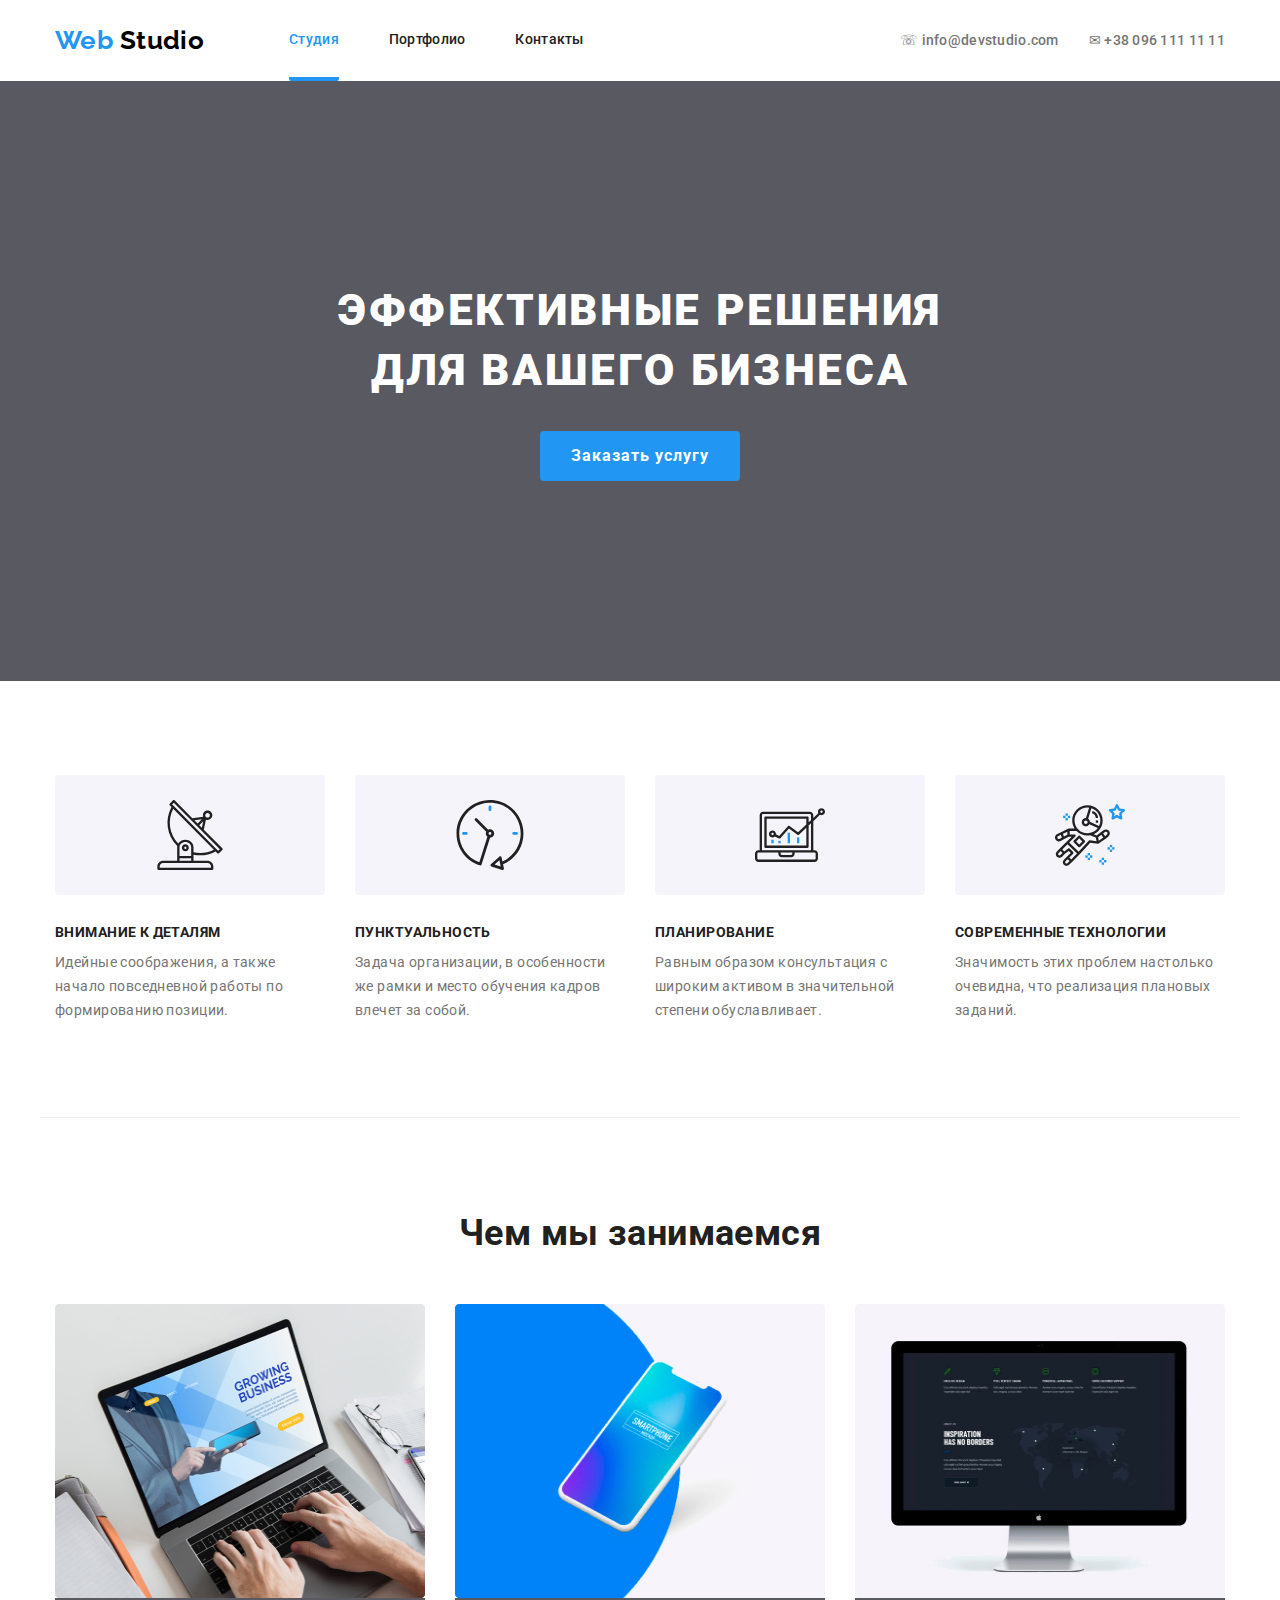
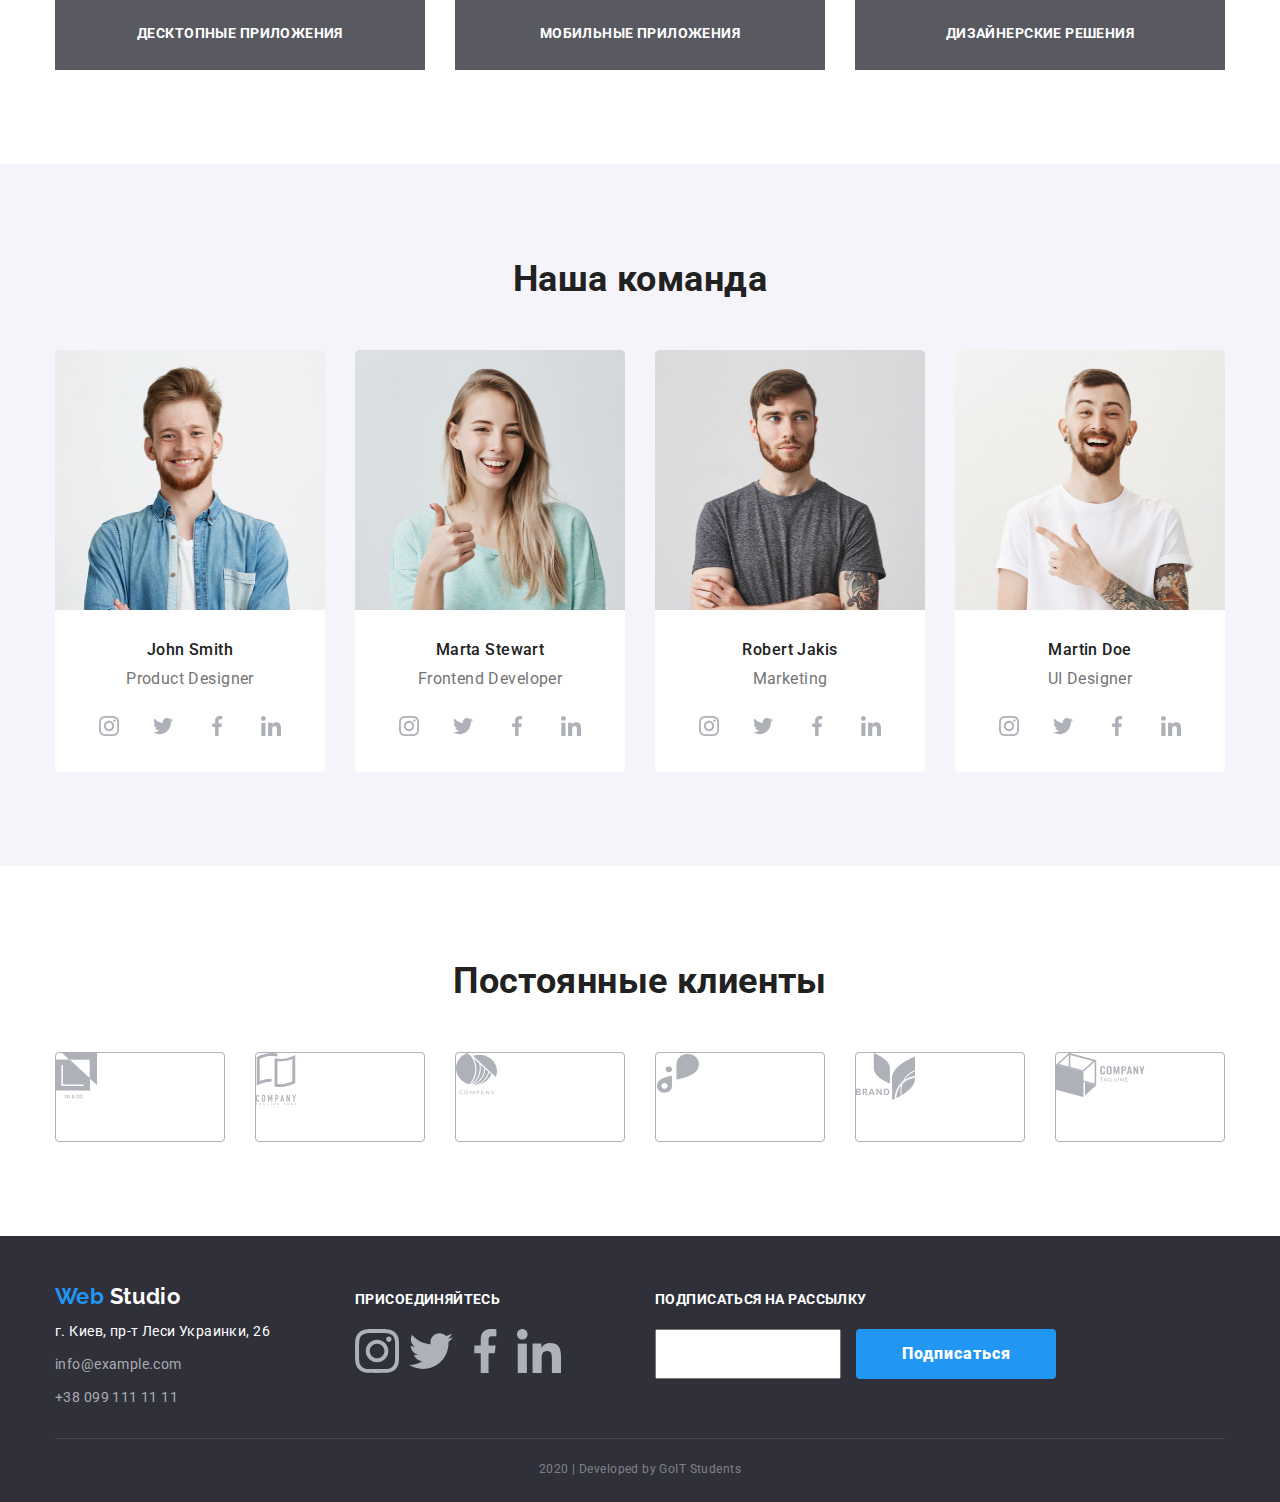
<file: index.html>
<!DOCTYPE html>
<html lang="ru">
  <head>
    <meta charset="UTF-8" />
    <meta name="viewport" content="width=device-width, initial-scale=1.0" />
    <title>Web Studio v.1</title>
    <link
      href="https://fonts.googleapis.com/css2?family=Raleway:wght@700&family=Roboto:wght@400;500;700;900&display=swap"
      rel="stylesheet"
    />
    <link
      rel="stylesheet"
      href="https://cdnjs.cloudflare.com/ajax/libs/modern-normalize/0.6.0/modern-normalize.min.css"
    />
    <link rel="stylesheet" href="./css/style.css" />
  </head>
  <body>
    <!-- Шапка с навигацией -->
    <header>
      <div class="container header-container">
        <nav class="header-nav">
          <a href="./index.html" class="link logo"><span>Web</span> Studio</a>
          <ul class="site-nav">
            <li><a href="./index.html" class="link current">Студия</a></li>
            <li><a href="./portfolio.html" class="link">Портфолио</a></li>
            <li><a href="" class="link">Контакты</a></li>
          </ul>
        </nav>
        <ul class="auth-nav">
          <li>
            <a href="mailto:info@devstudio.com" class="link"
              >&#9743; info@devstudio.com</a
            >
          </li>
          <li>
            <a href="tel:+380961111111" class="link"
              >&#9993; +38 096 111 11 11</a
            >
          </li>
        </ul>
      </div>
    </header>
    <main>
      <!-- Герой -->
      <section class="hero">
        <div class="hero-container">
          <h1 class="hero-title">
            эффективные решения для вашего бизнеса
          </h1>
          <a href="" class="button hero-button">Заказать услугу</a>
        </div>
      </section>
      <!-- Особенности -->
      <section class="features">
        <div class="container">
          <h2 class="section-title">Особенности нашей работы</h2>
          <ul class="features-list">
            <li class="features-item">
              <img src="./img/antenna.svg" alt="Антена" />
              <h3 class="features-subtitle">Внимание к деталям</h3>
              <p class="text">
                Идейные соображения, а также начало повседневной работы по
                формированию позиции.
              </p>
            </li>
            <li class="features-item">
              <img src="./img/clock.svg" alt="Часы" />
              <h3 class="features-subtitle">Пунктуальность</h3>
              <p class="text">
                Задача организации, в особенности же рамки и место обучения
                кадров влечет за собой.
              </p>
            </li>
            <li class="features-item">
              <img src="./img/diagram.svg" alt="Диаграмма" />
              <h3 class="features-subtitle">Планирование</h3>
              <p class="text">
                Равным образом консультация с широким активом в значительной
                степени обуславливает.
              </p>
            </li>
            <li class="features-item">
              <img src="./img/astronaut.svg" alt="Астронавт" />
              <h3 class="features-subtitle">Современные технологии</h3>
              <p class="text">
                Значимость этих проблем настолько очевидна, что реализация
                плановых заданий.
              </p>
            </li>
          </ul>
        </div>
      </section>
      <!-- Чем мы занимаемся -->
      <section class="doing">
        <div class="container">
          <h2 class="section-title">Чем мы занимаемся</h2>
          <ul class="doing-list">
            <li class="doing-item">
              <img
                src="./img/laptop.jpg"
                alt="Десктопные приложения"
                width="370"
                height="294"
              />
              <h3 class="doing-subtitle">Десктопные приложения</h3>
            </li>
            <li class="doing-item">
              <img
                src="./img/smartphone.jpg"
                alt="Мобильные приложения"
                width="370"
                height="294"
              />
              <h3 class="doing-subtitle">Мобильные приложения</h3>
            </li>
            <li class="doing-item">
              <img
                src="./img/monitor.jpg"
                alt="Дизайнерские решения"
                width="370"
                height="294"
              />
              <h3 class="doing-subtitle">Дизайнерские решения</h3>
            </li>
          </ul>
        </div>
      </section>
      <!-- Наша команда -->
      <section class="team">
        <div class="container">
          <h2 class="section-title">Наша команда</h2>
          <ul lang="en" class="team-list">
            <li class="team-item">
              <img
                src="./img/john_smith.jpg"
                alt="Foto Product Designer"
                width="270"
                height="260"
              />
              <h3 class="team-name">John Smith</h3>
              <p class="team-position">Product Designer</p>
              <ul class="social-network">
                <li class="team-network">
                  <a href="">
                    <img src="./img/instagram.svg" alt="instagram" />
                  </a>
                </li>
                <li class="team-network">
                  <a href="">
                    <img src="./img/twitter.svg" alt="twitter" />
                  </a>
                </li>
                <li class="team-network">
                  <a href="">
                    <img src="./img/facebook.svg" alt="facebook" />
                  </a>
                </li>
                <li class="team-network">
                  <a href="">
                    <img src="./img/linkedin.svg" alt="linkedin" />
                  </a>
                </li>
              </ul>
            </li>
            <li class="team-item">
              <img
                src="./img/marta_stewart.jpg"
                alt="Foto Frontend Developer"
                width="270"
                height="260"
              />
              <h3 class="team-name">Marta Stewart</h3>
              <p class="team-position">Frontend Developer</p>
              <ul class="social-network">
                <li class="team-network">
                  <a href="">
                    <img src="./img/instagram.svg" alt="instagram" />
                  </a>
                </li>
                <li class="team-network">
                  <a href="">
                    <img src="./img/twitter.svg" alt="twitter" />
                  </a>
                </li>
                <li class="team-network">
                  <a href="">
                    <img src="./img/facebook.svg" alt="facebook" />
                  </a>
                </li>
                <li class="team-network">
                  <a href="">
                    <img src="./img/linkedin.svg" alt="linkedin" />
                  </a>
                </li>
              </ul>
            </li>
            <li class="team-item">
              <img
                src="./img/robert_jakis.jpg"
                alt="Foto Marketing"
                width="270"
                height="260"
              />
              <h3 class="team-name">Robert Jakis</h3>
              <p class="team-position">Marketing</p>
              <ul class="social-network">
                <li class="team-network">
                  <a href="">
                    <img src="./img/instagram.svg" alt="instagram" />
                  </a>
                </li>
                <li class="team-network">
                  <a href="">
                    <img src="./img/twitter.svg" alt="twitter" />
                  </a>
                </li>
                <li class="team-network">
                  <a href="">
                    <img src="./img/facebook.svg" alt="facebook" />
                  </a>
                </li>
                <li class="team-network">
                  <a href="">
                    <img src="./img/linkedin.svg" alt="linkedin" />
                  </a>
                </li>
              </ul>
            </li>
            <li class="team-item">
              <img
                src="./img/martin_doe.jpg"
                alt="Foto UI Designer"
                width="270"
                height="260"
              />
              <h3 class="team-name">Martin Doe</h3>
              <p class="team-position">UI Designer</p>
              <ul class="social-network">
                <li class="team-network">
                  <a href="">
                    <img src="./img/instagram.svg" alt="instagram" />
                  </a>
                </li>
                <li class="team-network">
                  <a href="">
                    <img src="./img/twitter.svg" alt="twitter" />
                  </a>
                </li>
                <li class="team-network">
                  <a href="">
                    <img src="./img/facebook.svg" alt="facebook" />
                  </a>
                </li>
                <li class="team-network">
                  <a href="">
                    <img src="./img/linkedin.svg" alt="linkedin" />
                  </a>
                </li>
              </ul>
            </li>
          </ul>
        </div>
      </section>
      <!-- Постоянные клиенты -->
      <section class="customer">
        <div class="container">
          <h2 class="section-title">Постоянные клиенты</h2>
          <ul class="customer-list">
            <li class="customer-item">
              <img src="./img/logo1.svg" alt="logo1" />
            </li>
            <li class="customer-item">
              <img src="./img/logo2.svg" alt="logo2" />
            </li>
            <li class="customer-item">
              <img src="./img/logo3.svg" alt="logo3" />
            </li>
            <li class="customer-item">
              <img src="./img/logo4.svg" alt="logo4" />
            </li>
            <li class="customer-item">
              <img src="./img/logo5.svg" alt="logo5" />
            </li>
            <li class="customer-item">
              <img src="./img/logo6.svg" alt="logo6" />
            </li>
          </ul>
        </div>
      </section>
    </main>
    <!-- Подвал -->
    <footer>
      <div class="container">
        <div class="company-address">
          <div class="box-address">
            <a href="./index.html" class="link logo"><span>Web</span> Studio</a>
            <address class="footer-address">
              <p>г. Киев, пр-т Леси Украинки, 26</p>
              <ul class="contact-list">
                <li>
                  <a href="mailto:info@example.com" class="link mail-footer"
                    >info@example.com</a
                  >
                </li>
                <li>
                  <a href="tel:+380991111111" class="link tel-footer"
                    >+38 099 111 11 11</a
                  >
                </li>
              </ul>
            </address>
          </div>
          <div class="box-socials">
            <p class="footer-promo">присоединяйтесь</p>
            <ul class="footer-socials">
              <li class="socials-item">
                <a href="">
                  <img src="./img/instagram.svg" alt="instagram" width="44px" />
                </a>
              </li>
              <li class="socials-item">
                <a href="">
                  <img src="./img/twitter.svg" alt="twitter" width="44px" />
                </a>
              </li>
              <li class="socials-item">
                <a href="">
                  <img src="./img/facebook.svg" alt="facebook" width="44px" />
                </a>
              </li>
              <li class="socials-item">
                <a href="">
                  <img src="./img/linkedin.svg" alt="linkedin" width="44px" />
                </a>
              </li>
            </ul>
          </div>
          <form>
            <p class="footer-promo">подписаться на рассылку</p>
            <input type="text" class="form-input" />
            <button class="button button-footer">Подписаться</button>
          </form>
        </div>
        <p class="company-developer">2020 | Developed by GoIT Students</p>
      </div>
    </footer>
  </body>
</html>
</file>
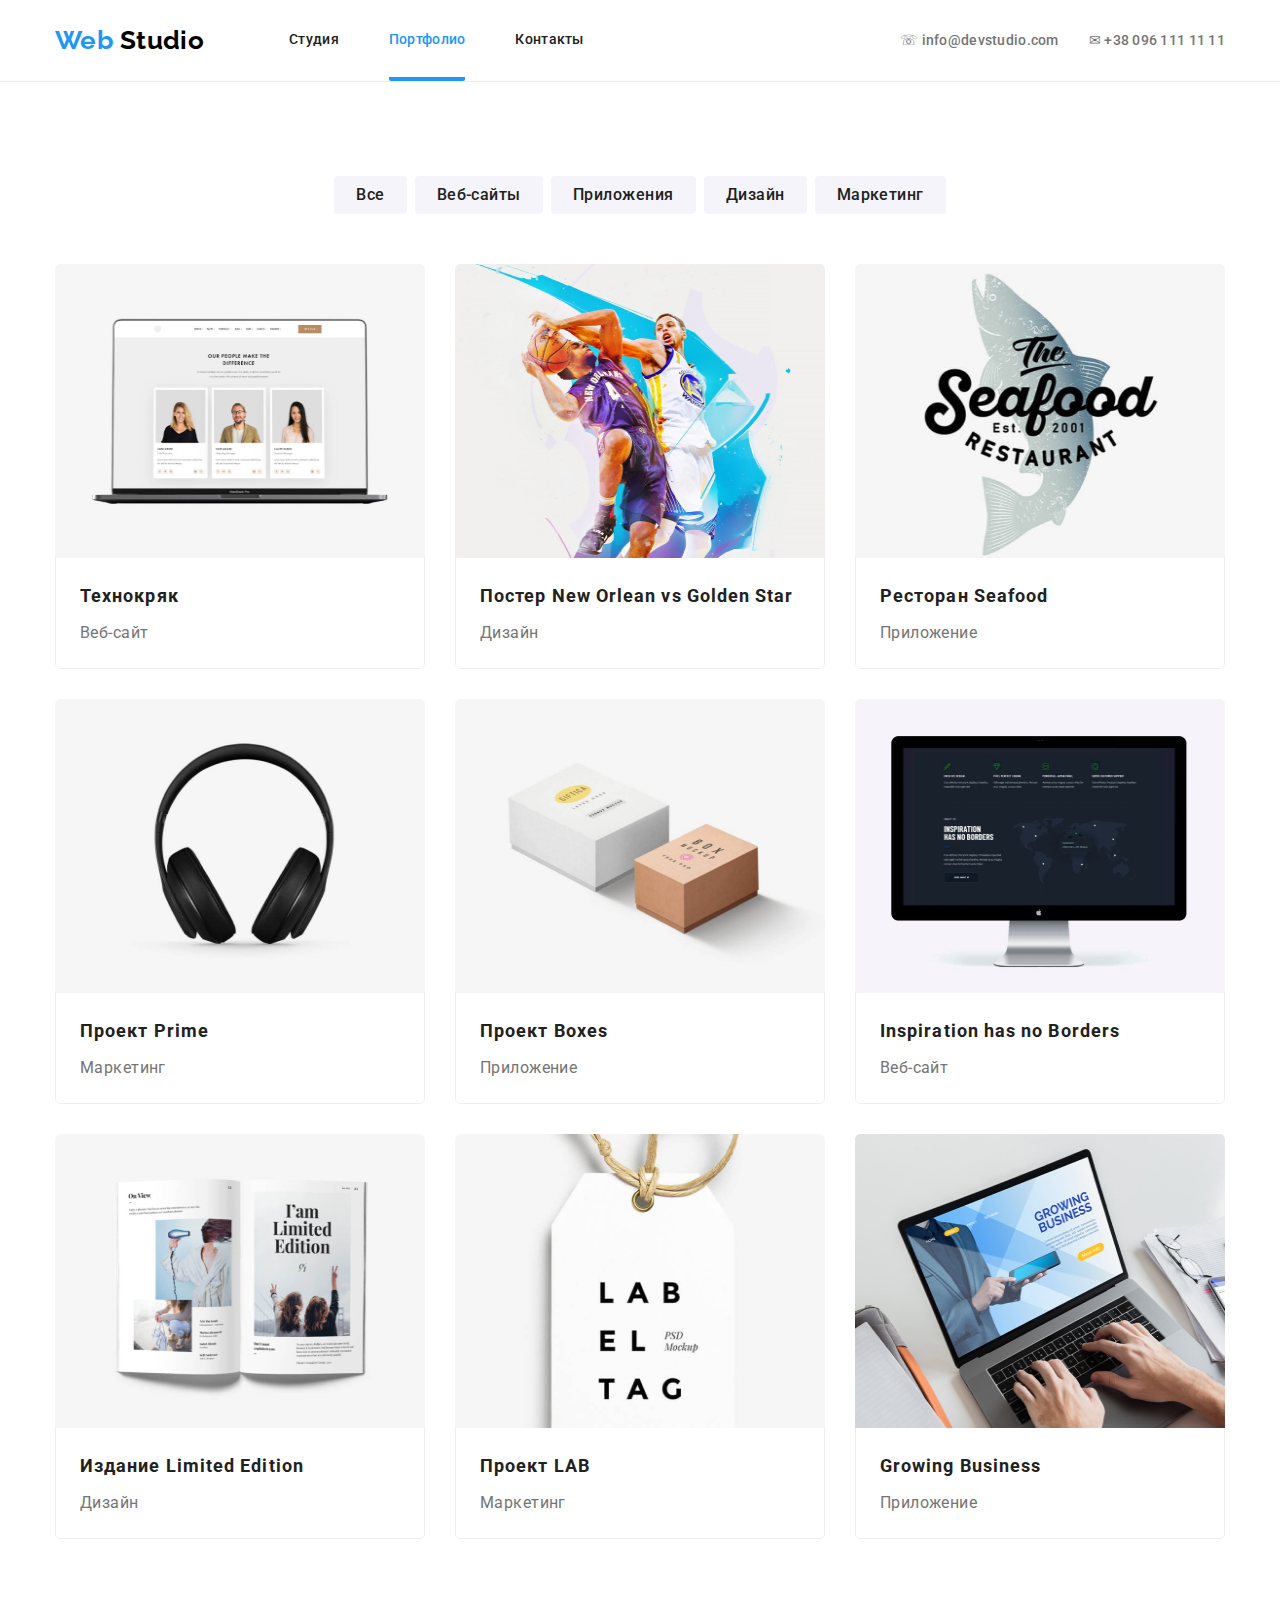
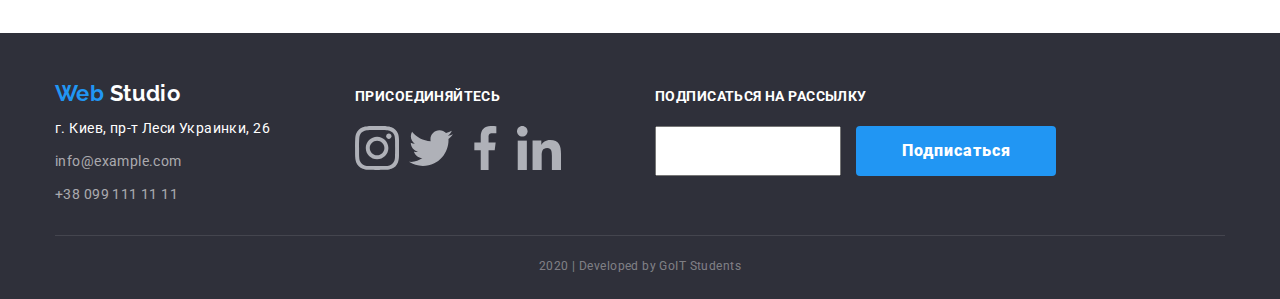
<file: portfolio.html>
<!DOCTYPE html>
<html lang="ru">
  <head>
    <meta charset="UTF-8" />
    <meta name="viewport" content="width=device-width, initial-scale=1.0" />
    <title>Наше портфолио</title>
    <link
      href="https://fonts.googleapis.com/css2?family=Raleway:wght@700&family=Roboto:wght@400;500;700;900&display=swap"
      rel="stylesheet"
    />
    <link
      rel="stylesheet"
      href="https://cdnjs.cloudflare.com/ajax/libs/modern-normalize/0.6.0/modern-normalize.min.css"
    />
    <link rel="stylesheet" href="./css/style.css" />
  </head>
  <body>
    <header class="portfolio-header">
      <div class="container header-container">
        <nav class="header-nav">
          <a href="./index.html" class="link logo"><span>Web</span> Studio</a>
          <ul class="site-nav">
            <li><a href="./index.html" class="link">Студия</a></li>
            <li>
              <a href="./portfolio.html" class="link current">Портфолио</a>
            </li>
            <li><a href="" class="link">Контакты</a></li>
          </ul>
        </nav>
        <ul class="auth-nav">
          <li>
            <a href="mailto:info@devstudio.com" class="link"
              >&#9743; info@devstudio.com</a
            >
          </li>
          <li>
            <a href="tel:+380961111111" class="link"
              >&#9993; +38 096 111 11 11</a
            >
          </li>
        </ul>
      </div>
    </header>
    <main>
      <section class="main-portfolio">
        <div class="container">
          <h1 class="section-title">Наши работы</h1>
          <div class="portfolio-filter">
            <ul class="filter">
              <li class="filter-li">
                <button type="button" class="filter-button">Все</button>
              </li>
              <li class="filter-li">
                <button type="button" class="filter-button">Веб-сайты</button>
              </li>
              <li class="filter-li">
                <button type="button" class="filter-button">Приложения</button>
              </li>
              <li class="filter-li">
                <button type="button" class="filter-button">Дизайн</button>
              </li>
              <li class="filter-li">
                <button type="button" class="filter-button">Маркетинг</button>
              </li>
            </ul>
          </div>

          <div class="portfolio-works">
            <ul class="works-list">
              <li class="works-item">
                <a href="">
                  <img
                    src="./img/img-portfolio_1.jpg"
                    alt=""
                    class="works-img"
                    width="370"
                    height="294"
                  />
                  <div class="card-content">
                    <h2 class="works-title">Технокряк</h2>
                    <p class="works-type">Веб-сайт</p>
                  </div>
                  <p class="works-desc">
                    Технокряк это современная площадка распространения
                    коронавируса. Компании используют эту платформу для
                    цифрового шпионажа и атак на защищённые сервера конкурентов.
                  </p>
                </a>
              </li>
              <li class="works-item">
                <a href="">
                  <img
                    src="./img/img-portfolio_2.jpg"
                    alt=""
                    class="works-img"
                    width="370"
                    height="294"
                  />
                  <div class="card-content">
                    <h2 class="works-title">
                      Постер New Orlean vs Golden Star
                    </h2>
                    <p class="works-type">Дизайн</p>
                  </div>
                  <p class="works-desc">
                    Классический текст-«рыба» (условный, зачастую бессмысленный
                    текст-заполнитель, вставляемый в макет страницы).
                  </p>
                </a>
              </li>
              <li class="works-item">
                <a href="">
                  <img
                    src="./img/img-portfolio_3.jpg"
                    alt=""
                    class="works-img"
                    width="370"
                    height="294"
                  />
                  <div class="card-content">
                    <h2 class="works-title">Ресторан Seafood</h2>
                    <p class="works-type">Приложение</p>
                  </div>
                  <p class="works-desc">
                    Lorem ipsum dolor sit amet, eu errem eloquentiam pro.
                    Fuisset platonem postulant eos id, ut mazim legere pri,
                    nostrud debitis no usu.
                  </p>
                </a>
              </li>
              <li class="works-item">
                <a href="">
                  <img
                    src="./img/img-portfolio_4.jpg"
                    alt=""
                    class="works-img"
                    width="370"
                    height="294"
                  />
                  <div class="card-content">
                    <h2 class="works-title">Проект Prime</h2>
                    <p class="works-type">Маркетинг</p>
                  </div>
                  <p class="works-desc">
                    Reprimique eloquentiam ex has, at rebum tempor nec. Qui
                    molestiae conclusionemque ut. Quo denique theophrastus ea,
                    an his justo deseruisse.
                  </p>
                </a>
              </li>
              <li class="works-item">
                <a href="">
                  <img
                    src="./img/img-portfolio_5.jpg"
                    alt=""
                    class="works-img"
                    width="370"
                    height="294"
                  />
                  <div class="card-content">
                    <h2 class="works-title">Проект Boxes</h2>
                    <p class="works-type">Приложение</p>
                  </div>
                  <p class="works-desc">
                    Классический текст-«рыба» (условный, зачастую бессмысленный
                    текст-заполнитель, вставляемый в макет страницы).
                  </p>
                </a>
              </li>
              <li class="works-item">
                <a href="">
                  <img
                    src="./img/img-portfolio_6.jpg"
                    alt=""
                    class="works-img"
                    width="370"
                    height="294"
                  />
                  <div class="card-content">
                    <h2 class="works-title">Inspiration has no Borders</h2>
                    <p class="works-type">Веб-сайт</p>
                  </div>
                  <p class="works-desc">
                    Lorem ipsum dolor sit amet, eu errem eloquentiam pro.
                    Fuisset platonem postulant eos id, ut mazim legere pri,
                    nostrud debitis no usu.
                  </p>
                </a>
              </li>
              <li class="works-item">
                <a href="">
                  <img
                    src="./img/img-portfolio_7.jpg"
                    alt=""
                    class="works-img"
                    width="370"
                    height="294"
                  />
                  <div class="card-content">
                    <h2 class="works-title">Издание Limited Edition</h2>
                    <p class="works-type">Дизайн</p>
                  </div>
                  <p class="works-desc">
                    Reprimique eloquentiam ex has, at rebum tempor nec. Qui
                    molestiae conclusionemque ut. Quo denique theophrastus ea,
                    an his justo deseruisse.
                  </p>
                </a>
              </li>
              <li class="works-item">
                <a href="">
                  <img
                    src="./img/img-portfolio_8.jpg"
                    alt=""
                    class="works-img"
                    width="370"
                    height="294"
                  />
                  <div class="card-content">
                    <h2 class="works-title">Проект LAB</h2>
                    <p class="works-type">Маркетинг</p>
                  </div>
                  <p class="works-desc">
                    Классический текст-«рыба» (условный, зачастую бессмысленный
                    текст-заполнитель, вставляемый в макет страницы).
                  </p>
                </a>
              </li>
              <li class="works-item">
                <a href="">
                  <img
                    src="./img/img-portfolio_9.jpg"
                    alt=""
                    class="works-img"
                    width="370"
                    height="294"
                  />
                  <div class="card-content">
                    <h2 class="works-title">Growing Business</h2>
                    <p class="works-type">Приложение</p>
                  </div>
                  <p class="works-desc">
                    Lorem ipsum dolor sit amet, eu errem eloquentiam pro.
                    Fuisset platonem postulant eos id, ut mazim legere pri,
                    nostrud debitis no usu.
                  </p>
                </a>
              </li>
            </ul>
          </div>
        </div>
      </section>
    </main>
    <footer>
      <div class="container">
        <div class="company-address">
          <div class="box-address">
            <a href="./index.html" class="link logo"><span>Web</span> Studio</a>
            <address class="footer-address">
              <p>г. Киев, пр-т Леси Украинки, 26</p>
              <ul class="contact-list">
                <li>
                  <a href="mailto:info@example.com" class="link mail-footer"
                    >info@example.com</a
                  >
                </li>
                <li>
                  <a href="tel:+380991111111" class="link tel-footer"
                    >+38 099 111 11 11</a
                  >
                </li>
              </ul>
            </address>
          </div>
          <div class="box-socials">
            <p class="footer-promo">присоединяйтесь</p>
            <ul class="footer-socials">
              <li class="socials-item">
                <a href="">
                  <img src="./img/instagram.svg" alt="instagram" width="44px" />
                </a>
              </li>
              <li class="socials-item">
                <a href="">
                  <img src="./img/twitter.svg" alt="twitter" width="44px" />
                </a>
              </li>
              <li class="socials-item">
                <a href="">
                  <img src="./img/facebook.svg" alt="facebook" width="44px" />
                </a>
              </li>
              <li class="socials-item">
                <a href="">
                  <img src="./img/linkedin.svg" alt="linkedin" width="44px" />
                </a>
              </li>
            </ul>
          </div>
          <form>
            <p class="footer-promo">подписаться на рассылку</p>
            <input type="text" class="form-input" />
            <button class="button button-footer">Подписаться</button>
          </form>
        </div>
        <p class="company-developer">2020 | Developed by GoIT Students</p>
      </div>
    </footer>
  </body>
</html>
</file>
<file: css/style.css>
:root {
  --primmary-text-color: #757575;
  --title-text-color: #212121;
  --secondary-title-color: #ffffff;
  --accent-color: #2196f3;
  --primary-bg-color: #ffffff;
  --secondary-bg-color: rgba(47, 48, 58, 0.8);
  --secondary-bg: #f5f4fa;
}

body {
  background-color: var(--primary-bg-color);
  color: var(--primmary-text-color);
  font-family: Roboto, sans-serif;
  font-size: 14px;
  letter-spacing: 0.03em;
}

h1,
h2,
h3,
h4,
h5,
h6 {
  color: var(--title-text-color);
  font-size: inherit;
  margin-top: 0;
}

button {
  font-family: inherit;
  letter-spacing: 0.03em;
}

ul {
  list-style: none;
  margin-top: 0;
  margin-bottom: 0;
  padding-left: 0;
}

p {
  margin-top: 0;
  margin-bottom: 0;
}

img {
  display: block;
}

/* ссылки */
a {
  text-decoration: none;
}

.container {
  width: 1200px;
  margin-left: auto;
  margin-right: auto;
  padding-right: 15px;
  padding-left: 15px;
}

main .container {
  padding-top: 94px;
  padding-bottom: 94px;
}

/* хедер */
.header-container {
  display: flex;
  align-items: center;
}

.header-nav {
  display: flex;
  align-items: center;
}

.site-nav {
  display: flex;
}

.site-nav > li:not(:last-child) {
  margin-right: 50px;
}

.site-nav .link {
  display: block;
  padding-top: 32px;
  padding-bottom: 29px;

  color: var(--title-text-color);
  letter-spacing: 0.02em;
  font-weight: 500;
  line-height: 1.14;
}

.auth-nav {
  display: flex;
  margin-left: auto;
}

.auth-nav .link {
  color: var(--primmary-text-color);
  letter-spacing: 0.02em;
  font-weight: 500;
  line-height: 1.14;
}

.auth-nav > li:not(:last-child) {
  margin-right: 30px;
}

.link:hover,
.link:focus {
  color: var(--accent-color);
}

.site-nav .link.current {
  color: var(--accent-color);
  border-bottom: 4px Solid var(--accent-color);
  border-radius: 2px;
}

/* стилизация лого */
.header-nav .logo {
  margin-right: 85px;
  padding-top: 25px;
  padding-bottom: 25px;
}

.logo {
  color: #000000;
  font-family: Raleway, sans-serif;
  font-weight: 700;
  font-size: 26px;
  line-height: 1.19;
}
.logo span {
  color: var(--accent-color);
}

/* герой */
.hero {
  background: var(--secondary-bg-color);
  height: 600px;
  padding-top: 200px;
}

.hero-title {
  color: var(--secondary-title-color);
  font-weight: 900;
  font-size: 44px;
  line-height: 1.36;
  letter-spacing: 0.06em;

  text-transform: uppercase;
  margin-bottom: 30px;
}

.button {
  color: var(--secondary-title-color);
  background-color: var(--accent-color);
  letter-spacing: 0.06em;
  font-weight: 700;
  font-size: 16px;
  line-height: 1.87;

  border-radius: 4px;
  padding: 10px;
  border: 0;
  min-width: 200px;
  min-height: 50px;
  text-align: center;
}

.hero-button {
  display: inline-block;
}

.hero-container {
  text-align: center;
  width: 646px;
  height: 200px;
  margin-left: auto;
  margin-right: auto;
}

/* section */
.section-title {
  font-weight: 700;
  font-size: 36px;
  line-height: 1.17;
  text-align: center;

  margin-bottom: 50px;
}

/* блок Особенности */
.features-list {
  display: flex;
}

.features-item {
  width: calc((100% - 3 * 30px) / 4);
}

.features-item:not(:last-child) {
  margin-right: 30px;
}

.features-item > img {
  padding: 25px 100px;
  background-color: var(--secondary-bg);
  border-radius: 4px;

  margin-bottom: 30px;
}

.features-subtitle {
  font-weight: 700;
  line-height: 1.14;
  text-transform: uppercase;
  margin-bottom: 10px;
}

.features .text {
  line-height: 1.71;
}

.features > .container {
  border-bottom: 1px solid #ececec;
}

/* Чем мы занимаемся */
.doing-list {
  display: flex;
}

.doing-item {
  width: calc((100% - 2 * 30px) / 3);
}

.doing-item:not(:last-child) {
  margin-right: 30px;
}

.doing-subtitle {
  color: var(--secondary-title-color);
  background-color: var(--secondary-bg-color);
  font-weight: 700;
  line-height: 1.14;
  text-align: center;
  text-transform: uppercase;
  margin: 0;
  padding-top: 28px;
  padding-bottom: 28px;
}

/* блок Наша команда, цвет унаследовал */
.team {
  background-color: var(--secondary-bg);
}

.team-name {
  font-weight: 500;
  font-size: 16px;
  line-height: 1.19;
  text-align: center;

  margin-bottom: 10px;
}

.team-position {
  font-size: 16px;
  line-height: 1.19;
  text-align: center;
  margin-bottom: 16px;
}

.team-item > img {
  margin-bottom: 30px;
}

.team-list {
  display: flex;
}

.team-item {
  width: calc((100% - 3 * 30px) / 4);
  background-color: var(--primary-bg-color);
  padding-bottom: 24px;
  border-radius: 4px;
  overflow: hidden;
}

.team-item:not(:last-child) {
  margin-right: 30px;
}

.social-network {
  display: flex;
  justify-content: center;
}

.team-network {
  width: 44px;
  height: 44px;
  padding: 12px;
}

.team-network:not(:last-child) {
  margin-right: 10px;
}

.team-network:first-child {
  margin-left: 32px;
}

.team-network:last-child {
  margin-right: 32px;
}

/* блок Постоянные, клиенты цвет унаследовал */
.customer-list {
  display: flex;
}

.customer-item {
  border: 1px solid #afb1b8;
  width: 170px;
  height: 90px;
  border-radius: 4px;
}

.customer-item:not(:last-child) {
  margin-right: 30px;
}

/* футер */
footer {
  background-color: #2f303a;
  color: var(--secondary-title-color);
}

footer .logo {
  color: var(--secondary-title-color);
  font-size: 22px;
  line-height: 1.18;
}

.footer-address {
  line-height: 1.71;
  font-style: normal;
}

.footer-address > p {
  margin-top: 10px;
  margin-bottom: 9px;
}

.contact-list > li:not(:last-child) {
  margin-bottom: 9px;
}

.mail-footer,
.tel-footer {
  color: rgba(255, 255, 255, 0.6);
  line-height: 1.71;
}

.box-address {
  margin-right: 85px;
}

.footer-promo {
  font-weight: 700;
  line-height: 1.14;
  text-transform: uppercase;
  margin-bottom: 21px;
}

.box-socials {
  margin-right: 94px;
}

.button-footer {
  font-weight: 900;
}

.company-developer {
  color: rgba(255, 255, 255, 0.4);
  font-size: 12px;
  line-height: 2;
  text-align: center;
  padding-top: 18px;
  padding-bottom: 21px;
}

.footer-socials {
  display: flex;
}

.socials-item:not(:last-child) {
  margin-right: 10px;
}

.company-address {
  display: flex;
  align-items: baseline;

  border-bottom: 1px solid rgba(255, 255, 255, 0.1);
  padding-top: 48px;
  padding-bottom: 28px;
}

.form-input {
  height: 50px;
  margin-right: 12px;
}

/* Портфолио */
.portfolio-header {
  border-bottom: 1px solid #ececec;
}

/* фильтр */
.filter {
  display: flex;
  justify-content: center;
}

.filter-li:not(:last-child) {
  margin-right: 8px;
}

.portfolio-filter {
  margin-bottom: 50px;
}

.filter-button {
  background-color: var(--secondary-bg);
  color: var(--title-text-color);
  font-weight: 500;
  font-size: 16px;
  line-height: 1.63;

  padding: 6px 22px;
  border: 0;
  border-radius: 4px;
}

.filter-button:hover,
.filter-button:focus {
  background-color: var(--accent-color);
  color: var(--secondary-title-color);
}

/*  */

.works-list p {
  color: var(--primmary-text-color);
}

/* .works-img {
  margin-bottom: 20px;
} */
.card-content {
  padding: 20px 24px;
  border-right: 1px solid #eeeeee;
  border-bottom: 1px solid #eeeeee;
  border-left: 1px solid #eeeeee;
  border-bottom-right-radius: 5px;
  border-bottom-left-radius: 5px;
}

.works-title {
  letter-spacing: 0.06em;
  font-weight: 700;
  font-size: 18px;
  line-height: 2;
  margin-bottom: 4px;
}

.works-type {
  font-size: 16px;
  line-height: 1.88;
}

.works-desc {
  font-size: 18px;
  line-height: 1.56;
}

.works-item {
  width: calc((100% - 2 * 30px) / 3);
  border-radius: 5px;
  overflow: hidden;
}

.works-item:not(:nth-child(3n)) {
  margin-right: 30px;
}

.works-item:not(:nth-last-child(-n + 3)) {
  margin-bottom: 30px;
}

.works-list {
  display: flex;
  flex-wrap: wrap;
}

/* временно убрать так, чтобы не мишало визуально */
.features .section-title,
.main-portfolio .section-title,
.works-desc {
  display: none;
}
</file>
